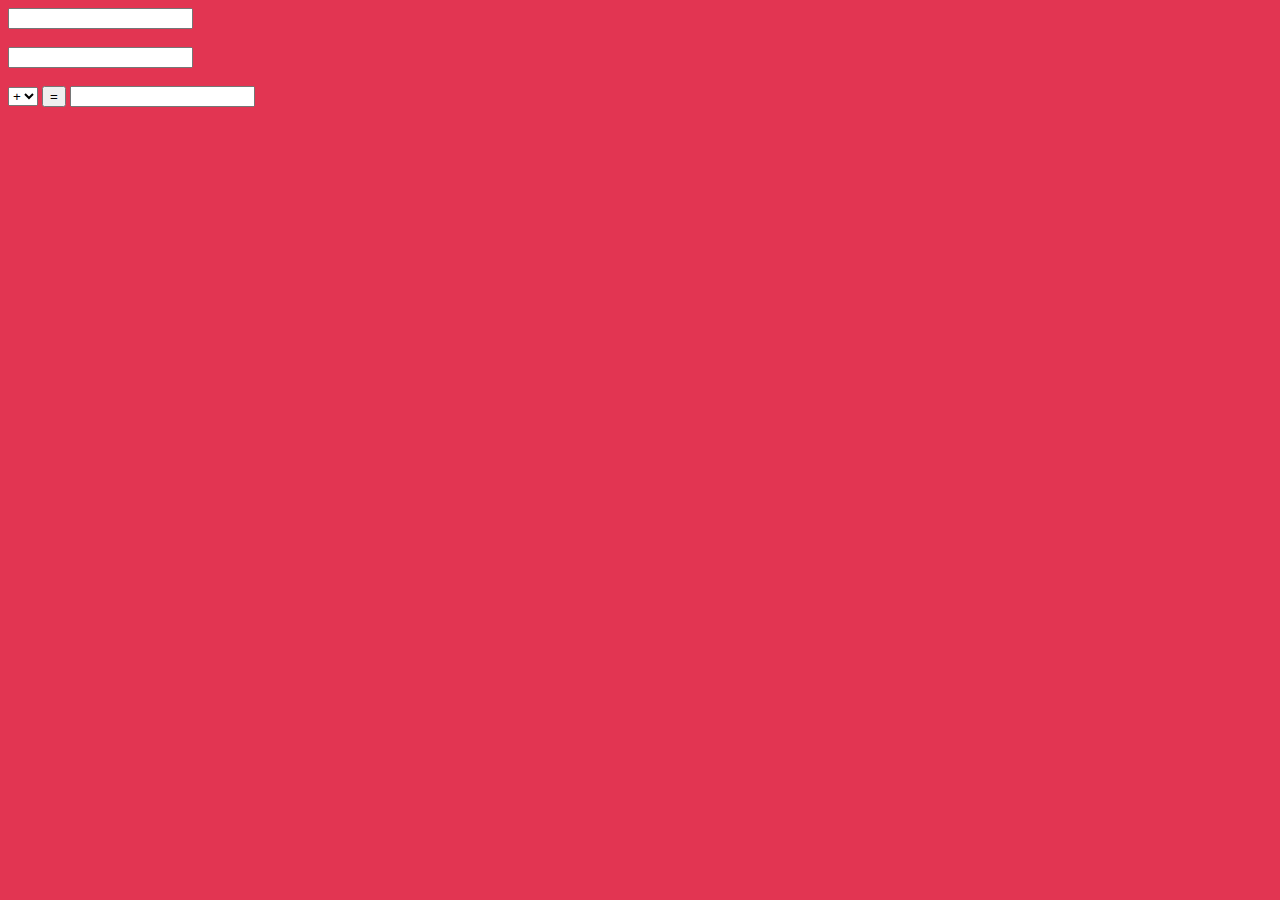
<file: calculator/index.html>
<!DOCTYPE html>
<html lang="en">
  <head>
    <meta charset="UTF-8" />
    <meta http-equiv="X-UA-Compatible" content="IE=edge" />
    <meta name="viewport" content="width=device-width, initial-scale=1.0" />
    <link rel="stylesheet" href="./style.css" />
    <title>Calculator</title>
    <script>
      function calc() {
        var n1 = parseFloat(document.getElementById("n1").value);
        var n2 = parseFloat(document.getElementById("n2").value);
        var oper = document.getElementById("operators").value;
        if (oper === "+") {
          document.getElementById("result").value = n1 + n2;
        }
        if (oper === "-") {
          document.getElementById("result").value = n1 - n2;
        }
        if (oper === "/") {
          document.getElementById("result").value = n1 / n2;
        }
        if (oper === "*") {
          document.getElementById("result").value = n1 * n2;
        }
      }
    </script>
  </head>
  <body>
    <input type="number" id="n1" /><br /><br />
    <input type="number" id="n2" /><br /><br />
    <select id="operators">
      <option value="+">+</option>
      <option value="-">-</option>
      <option value="/">/</option>
      <option value="*">*</option>
    </select>
    <button onclick="calc();">=</button>
    <input type="text" id="result" />
  </body>
</html>
</file>
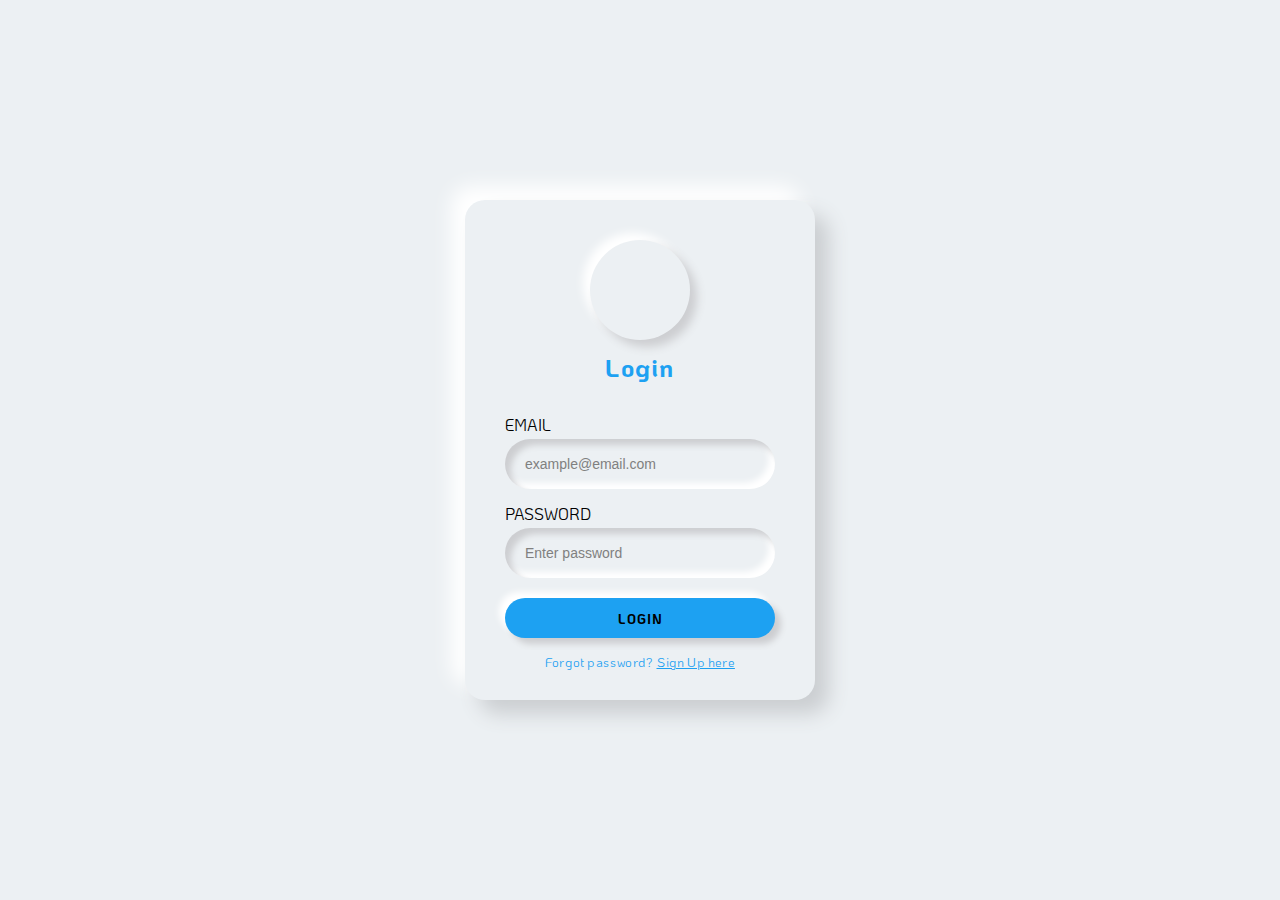
<file: Login and SignUp/login.html>
<!DOCTYPE html>
<html lang="en">
  <head>
    <meta charset="UTF-8" />
    <meta http-equiv="X-UA-Compatible" content="IE=edge" />
    <meta name="viewport" content="width=device-width, initial-scale=1.0" />
    <link rel="stylesheet" href="./style_login.css" />
    <title>Login Page</title>
  </head>
  <body>
    <div class="container">
      <div class="brand-logo"></div>
      <div class="title">Login</div>
      <div class="inputsFields">
        <form action="./signup.html" method="post">
          <label>EMAIL</label>
          <input
            type="text"
            name="email"
            placeholder="example@email.com"
            required
          />
          <label>PASSWORD</label>
          <input
            type="password"
            name="password"
            placeholder="Enter password"
            required
          />
          <button type="submit">LOGIN</button>
        </form>
      </div>
      <div class="line">
        Forgot password? <a href="./signup.html">Sign Up here</a>
      </div>
    </div>
  </body>
</html>
</file>
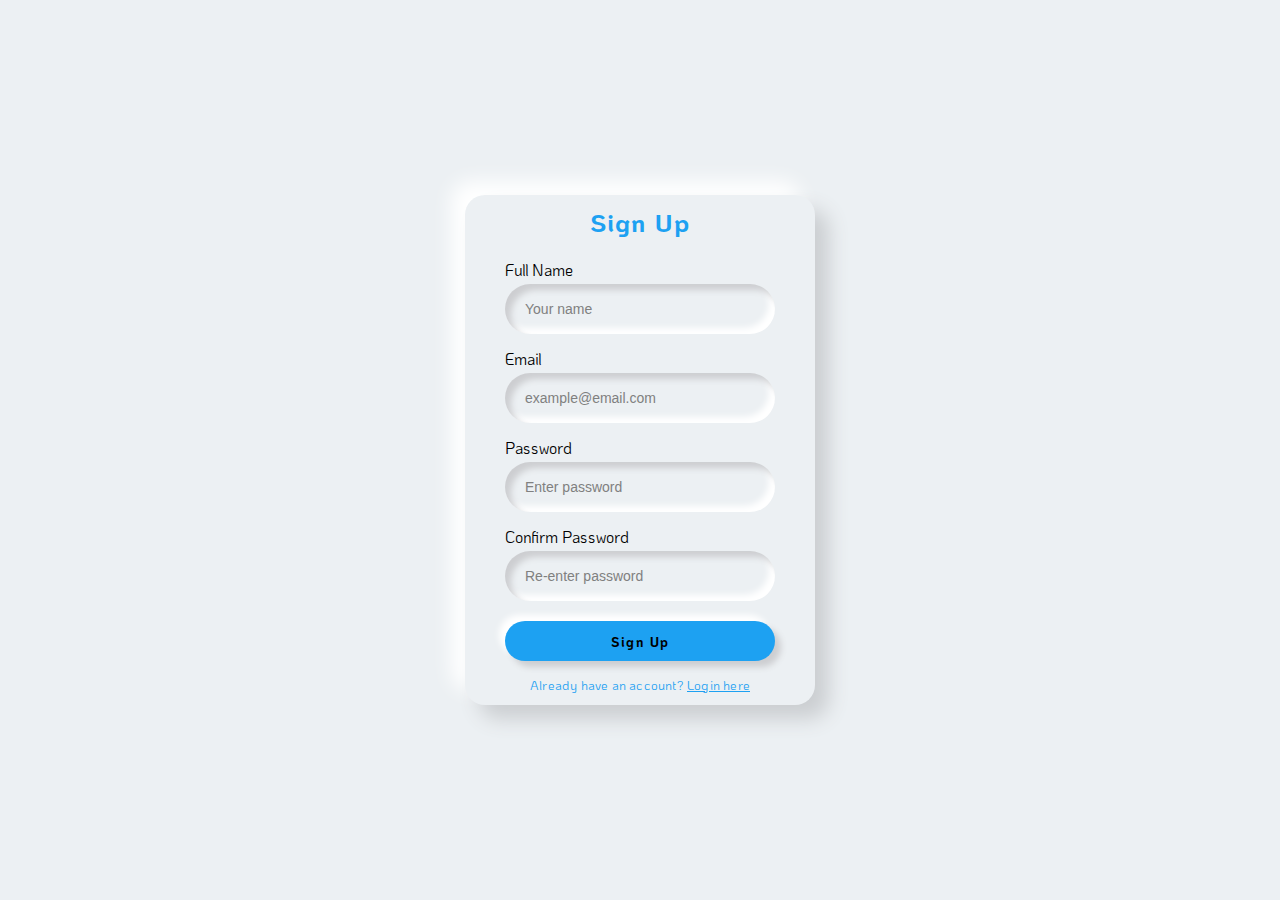
<file: Login and SignUp/signup.html>
<!DOCTYPE html>
<html lang="en">
  <head>
    <meta charset="UTF-8" />
    <meta http-equiv="X-UA-Compatible" content="IE=edge" />
    <meta name="viewport" content="width=device-width, initial-scale=1.0" />
    <link rel="stylesheet" href="./style_signup.css" />
    <title>SignUp Page</title>
  </head>
  <body>
    <div class="container">
      <!--div class="brand-logo"></div-->
      <div class="title" style="margin-top: -30px">Sign Up</div>
      <div class="inputsFields">
        <form action="./signup.html" method="post">
          <label>Full Name</label>
          <input type="text" name="fullname" placeholder="Your name" required />
          <label>Email</label>
          <input
            type="text"
            name="email"
            placeholder="example@email.com"
            required
          />
          <label>Password</label>
          <input
            type="password"
            name="password"
            placeholder="Enter password"
            required
          />
          <label>Confirm Password</label>
          <input
            type="password"
            name="confirm_password"
            placeholder="Re-enter password"
            required
          />
          <button type="submit">Sign Up</button>
        </form>
      </div>
      <div class="line">
        Already have an account? <a href="./login.html">Login here</a>
      </div>
    </div>
  </body>
</html>
</file>
<file: calculator/style.css>
body {
  background-color: rgb(226, 53, 82);
}
</file>
<file: Login and SignUp/style_login.css>
/* Importing font*/
@import url("https://fonts.googleapis.com/css2?family=KoHo:wght@500&display=swap");

/* Body */
body {
  margin: 0;
  width: 100vm;
  height: 100vh;
  background: #ecf0f3;
  display: flex;
  align-items: center;
  text-align: center;
  place-items: center;
  overflow: hidden;
  font-family: "KoHo", sans-serif;
}

.container {
  width: 350px;
  height: 500px;
  background: #ecf0f3;
  padding: 40px;
  border-radius: 20px;
  box-sizing: border-box;
  box-shadow: 14px 14px 20px #cbced1, -14px -14px 20px white;

  /* Centering the div element*/
  position: absolute;
  top: 0;
  bottom: 0;
  left: 0;
  right: 0;
  margin: auto;
}

/* Logo */
.brand-logo {
  height: 100px;
  width: 100px;
  background: url("https://img.icons8.com/material/100/4a90e2/login-rounded-right--v1.png");
  margin: auto;
  border-radius: 50%;
  box-sizing: border-box;
  box-shadow: 7px 7px 10px #cdced1, -7px -7px 10px white;
  background-repeat: no-repeat;
}
/* ---------------------- */

/* Title */
.title {
  margin-top: 10px;
  font-weight: 900;
  font-size: 1.6rem;
  color: #1da1f2;
  letter-spacing: 1px;
}

/* --------------- */

/*  Input fields */

.inputsFields {
  text-align: left;
  margin-top: 30px;
}
label,
input,
button {
  display: block;
  width: 100%;
  padding: 0;
  border: none;
  outline: none;
  box-sizing: border-box;
}

label {
  margin-bottom: 4px;
  font-size: 16px;
}
label:nth-of-type(2) {
  margin-top: 14px;
}

input {
  background: #ecf0f3;
  padding: 10px;
  padding-left: 20px;
  font-size: 14px;
  border-radius: 50px;
  height: 50px;
  box-shadow: inset 6px 6px 6px #cdced1, inset -6px -6px 6px white;
}

input::placeholder {
  color: gray;
}

button {
  margin-top: 20px;
  background: #1da1f2;
  height: 40px;
  border-radius: 20px;
  cursor: pointer;
  font-weight: 900;
  font-family: "KoHo", sans-serif;
  letter-spacing: 1px;
  box-shadow: 6px 6px 6px #cdced1, -6px -6px 6px white;
  transition: 0.5s;
}
button:hover {
  box-shadow: none;
}
/* --------------------------- */
.line,
a {
  color: #1da1f2;
  font-size: 13px;
  letter-spacing: 0.2px;
  margin-top: 15px;
}

/*
#dot {
  vertical-align: super;
  font-weight: 600;
}
*/
</file>
<file: Login and SignUp/style_signup.css>
/* Importing font*/
@import url("https://fonts.googleapis.com/css2?family=KoHo:wght@500&display=swap");

/* Body */
body {
  margin: 0;
  width: 100vm;
  height: 100vh;
  background: #ecf0f3;
  display: flex;
  align-items: center;
  text-align: center;
  place-items: center;
  overflow: hidden;
  font-family: "KoHo", sans-serif;
}

.container {
  width: 350px;
  height: 510px;
  background: #ecf0f3;
  padding: 40px;
  border-radius: 20px;
  box-sizing: border-box;
  box-shadow: 14px 14px 20px #cbced1, -14px -14px 20px white;

  /* Centering the div element*/
  position: absolute;
  top: 0;
  bottom: 0;
  left: 0;
  right: 0;
  margin: auto;
}

/* Logo */
.brand-logo {
  height: 100px;
  width: 100px;
  background: url("https://img.icons8.com/material/100/4a90e2/login-rounded-right--v1.png");
  margin: auto;
  border-radius: 50%;
  box-sizing: border-box;
  box-shadow: 7px 7px 10px #cdced1, -7px -7px 10px white;
  background-repeat: no-repeat;
}
/* ---------------------- */

/* Title */
.title {
  margin-top: 10px;
  font-weight: 900;
  font-size: 1.6rem;
  color: #1da1f2;
  letter-spacing: 1px;
}

/* --------------- */

/*  Input fields */

.inputsFields {
  text-align: left;
  margin-top: 30px;
}
label,
input,
button {
  display: block;
  width: 100%;
  padding: 0;
  border: none;
  outline: none;
  box-sizing: border-box;
}

label {
  margin-bottom: 4px;
  font-size: 16px;
  margin-top: 14px;
}

label:first-child {
  margin-top: -10px;
}

input {
  background: #ecf0f3;
  padding: 10px;
  padding-left: 20px;
  font-size: 14px;
  border-radius: 50px;
  height: 50px;
  box-shadow: inset 6px 6px 6px #cdced1, inset -6px -6px 6px white;
}

input::placeholder {
  color: gray;
}

button {
  margin-top: 20px;
  background: #1da1f2;
  height: 40px;
  border-radius: 20px;
  cursor: pointer;
  font-weight: 900;
  font-family: "KoHo", sans-serif;
  letter-spacing: 1px;
  box-shadow: 6px 6px 6px #cdced1, -6px -6px 6px white;
  transition: 0.5s;
}
button:hover {
  box-shadow: none;
}
/* --------------------------- */
.line,
a {
  color: #1da1f2;
  font-size: 13px;
  letter-spacing: 0.2px;
  margin-top: 15px;
}

/*
#dot {
  vertical-align: super;
  font-weight: 600;
}
*/
</file>
